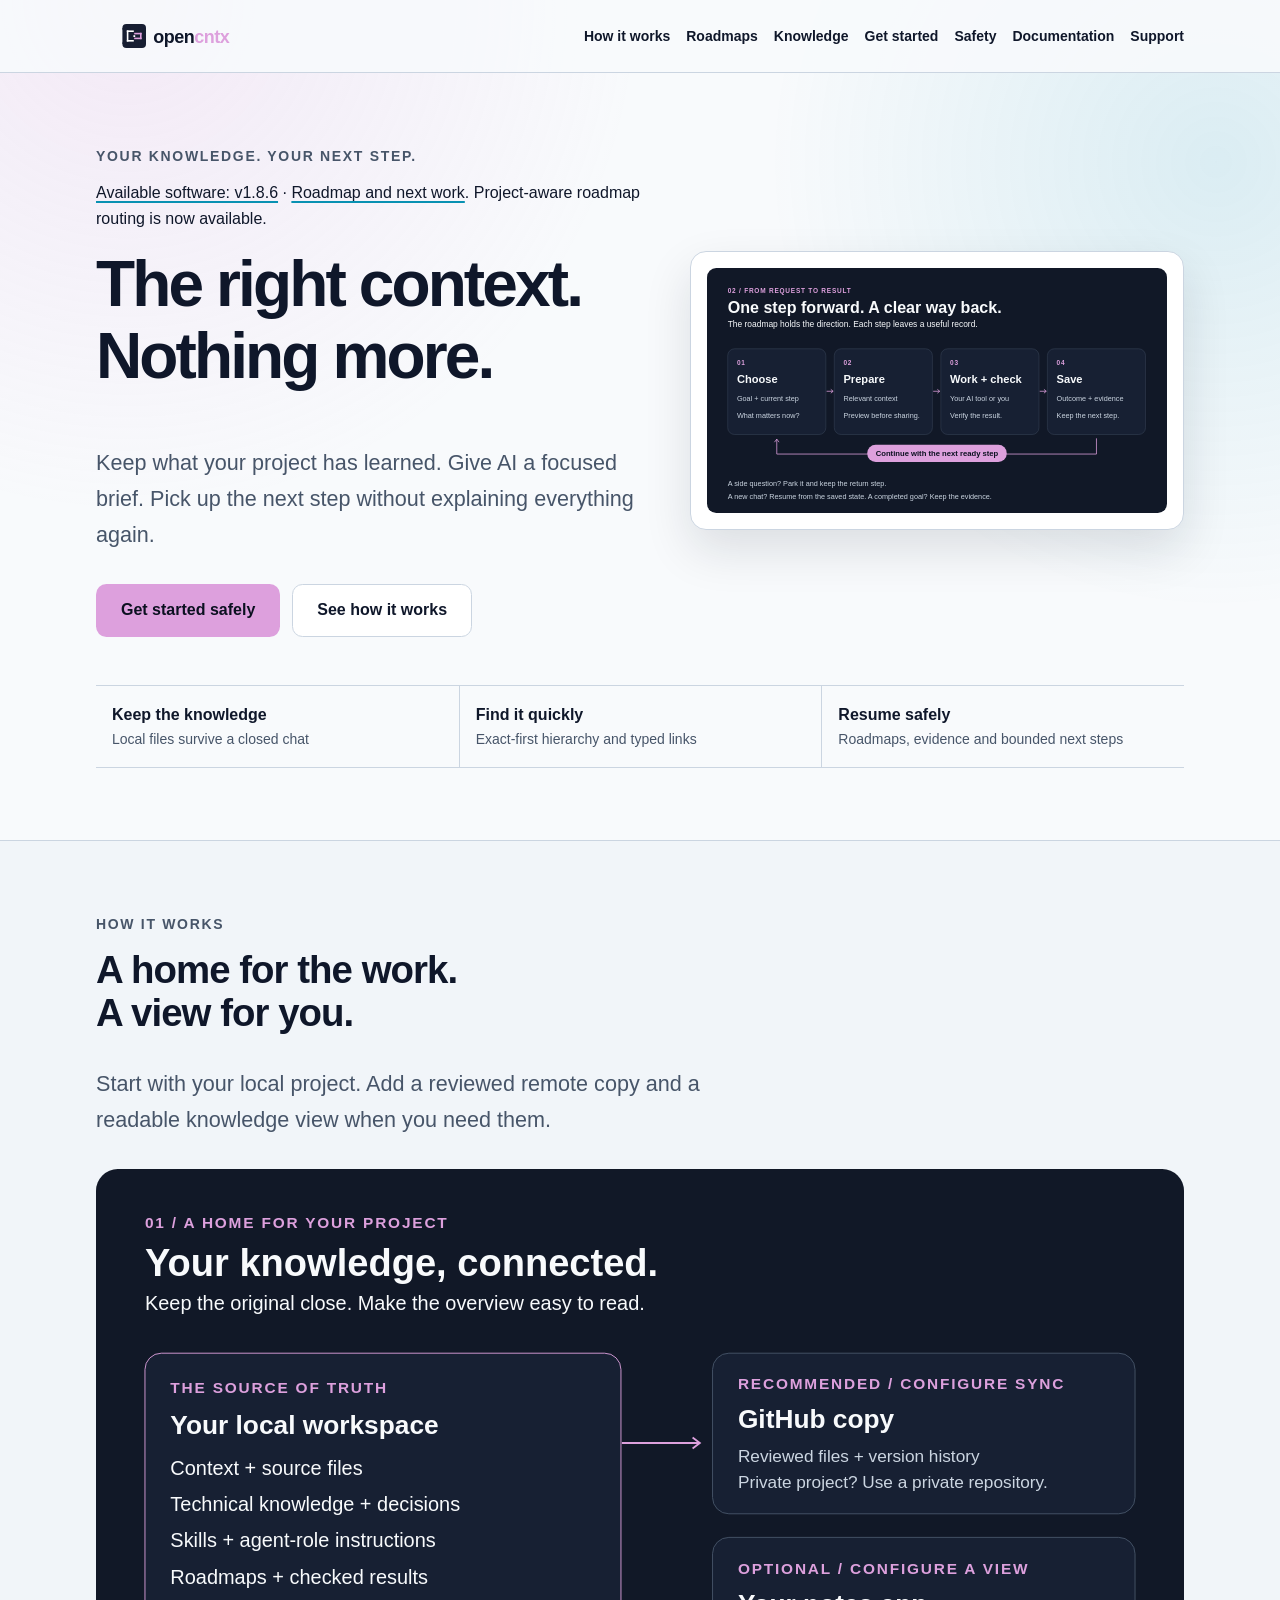
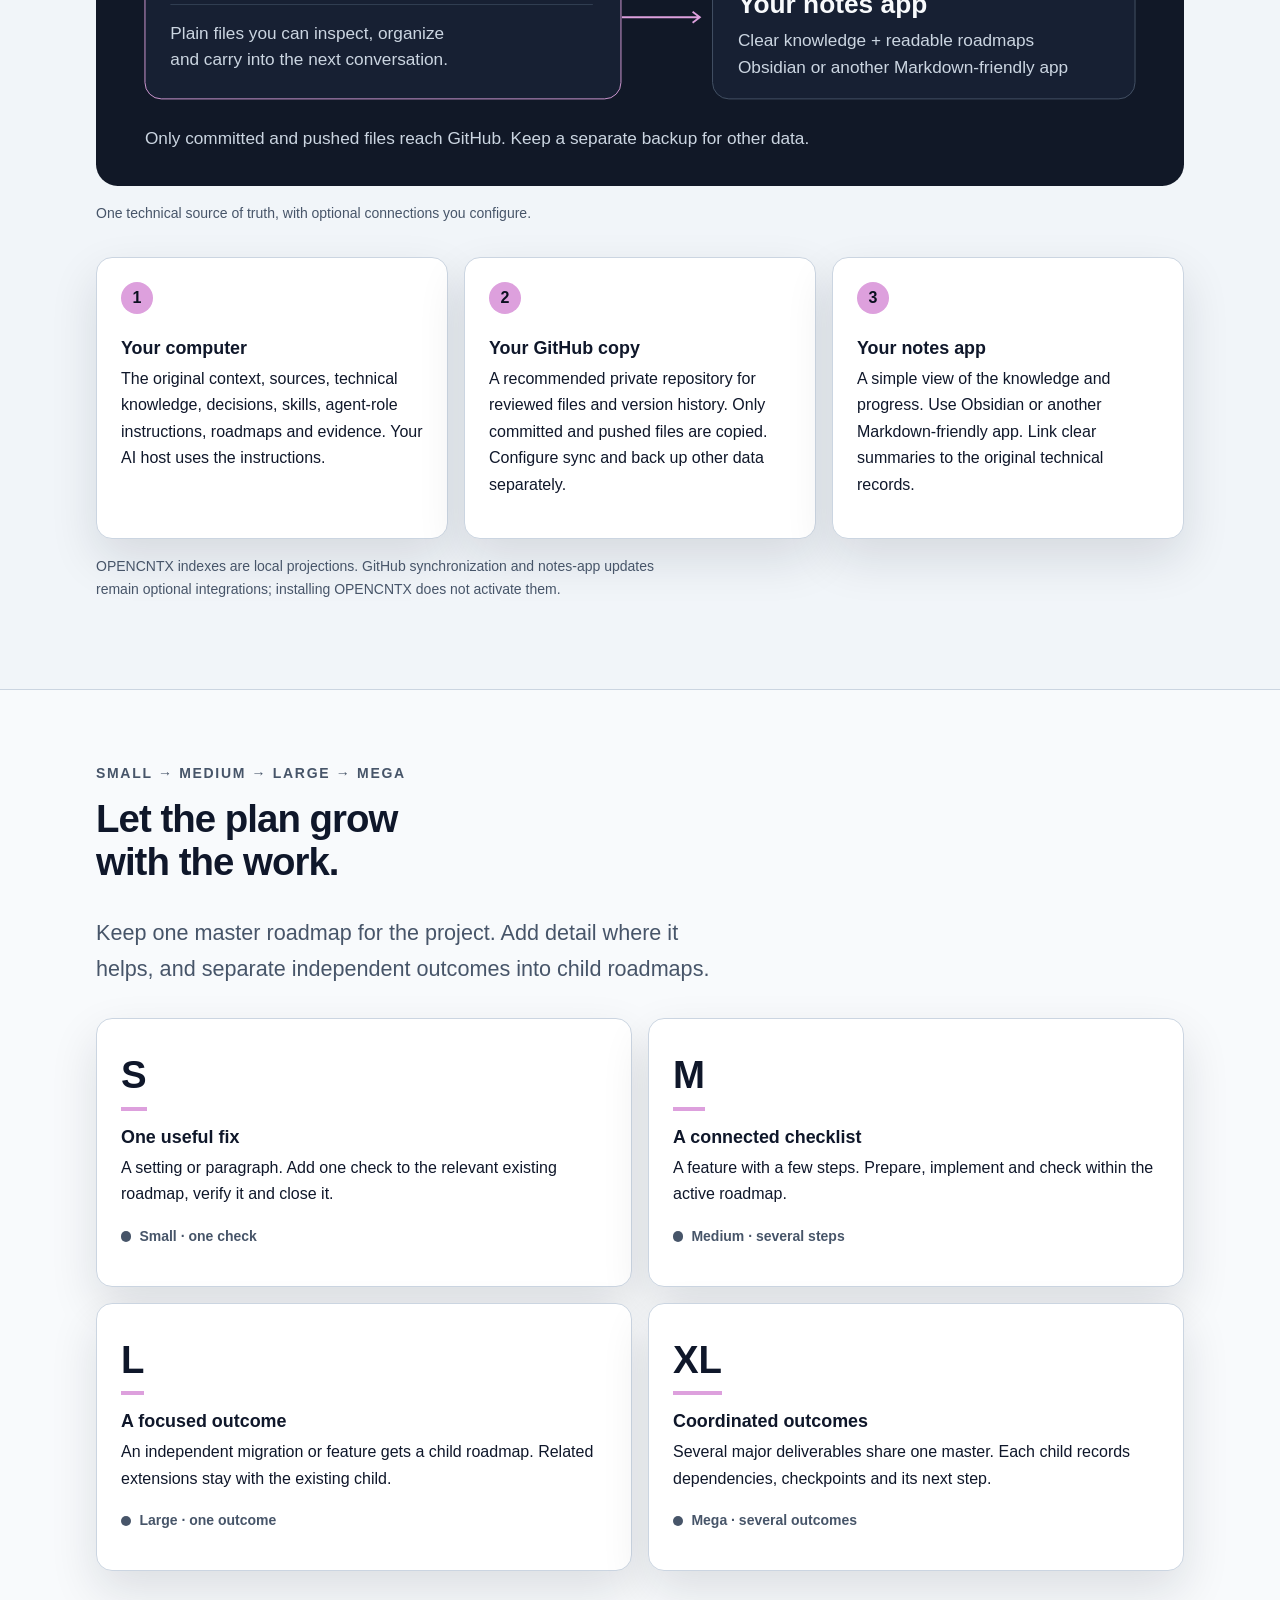
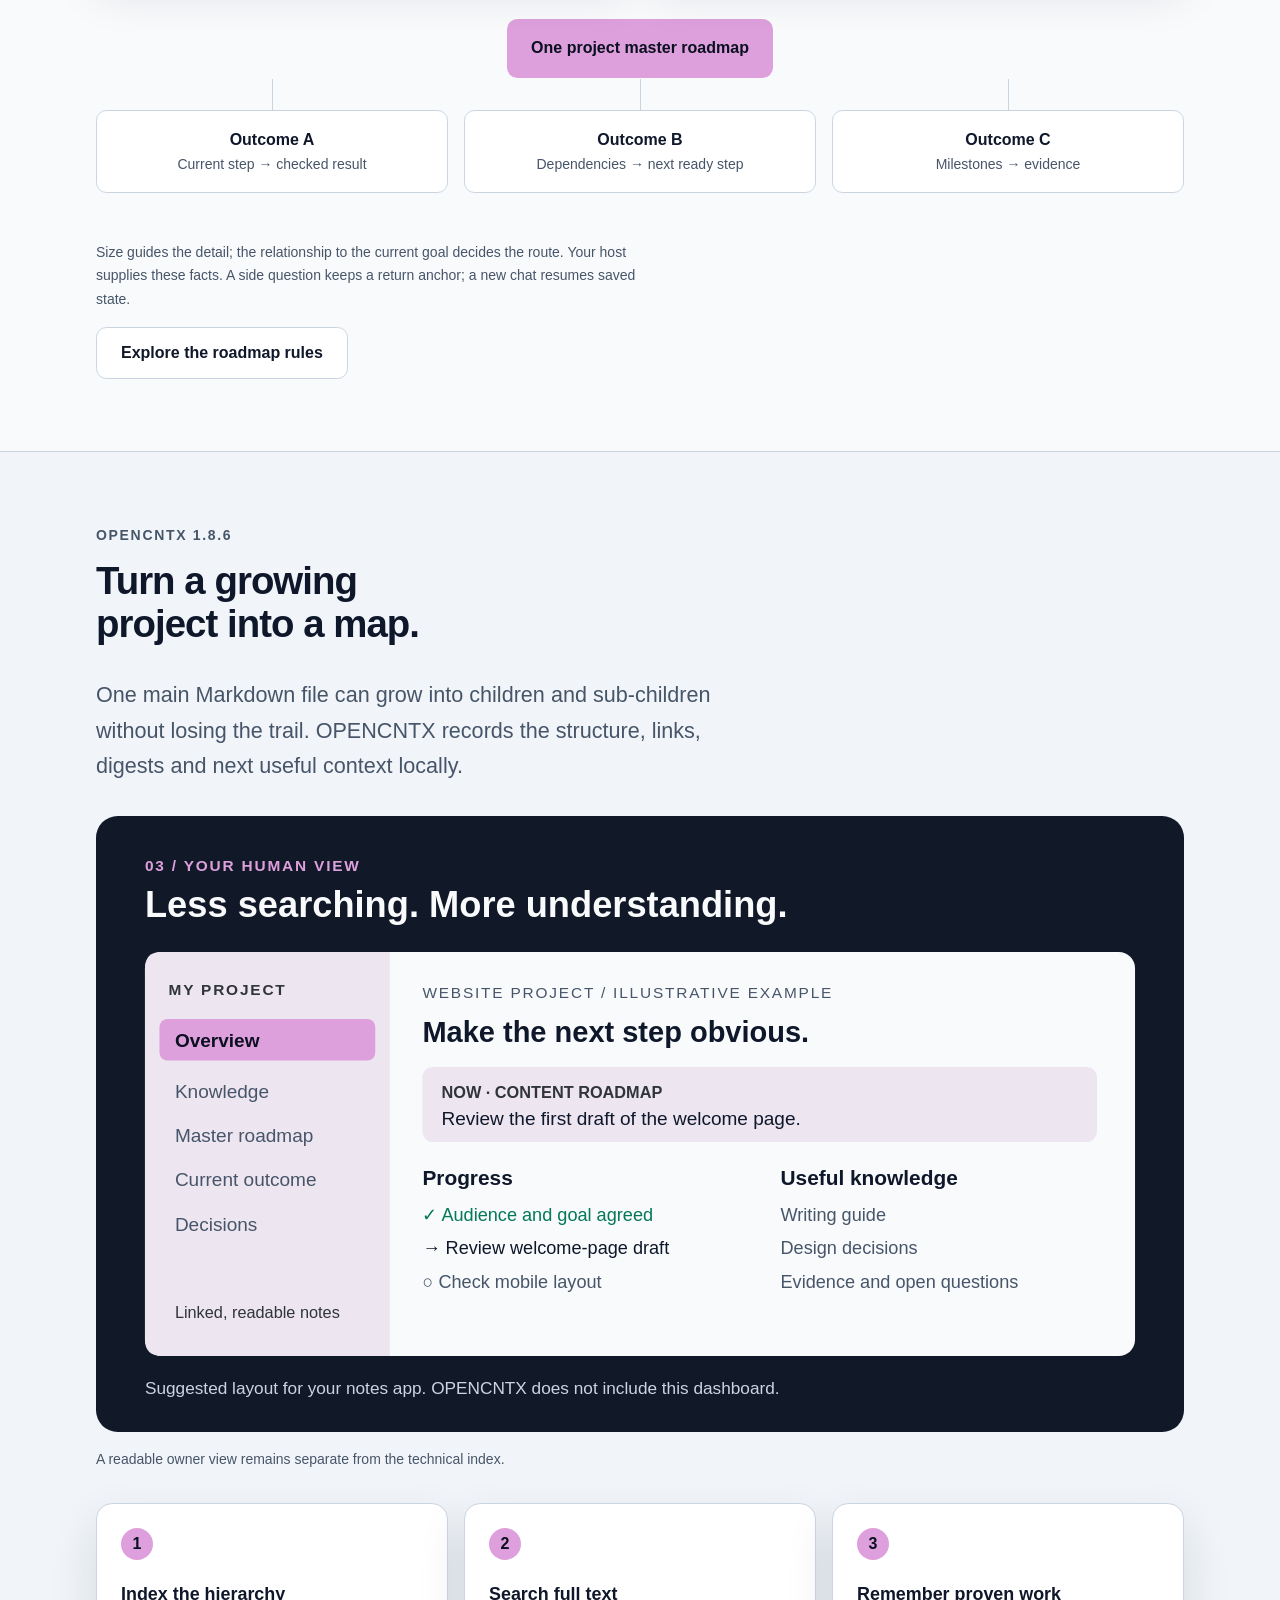
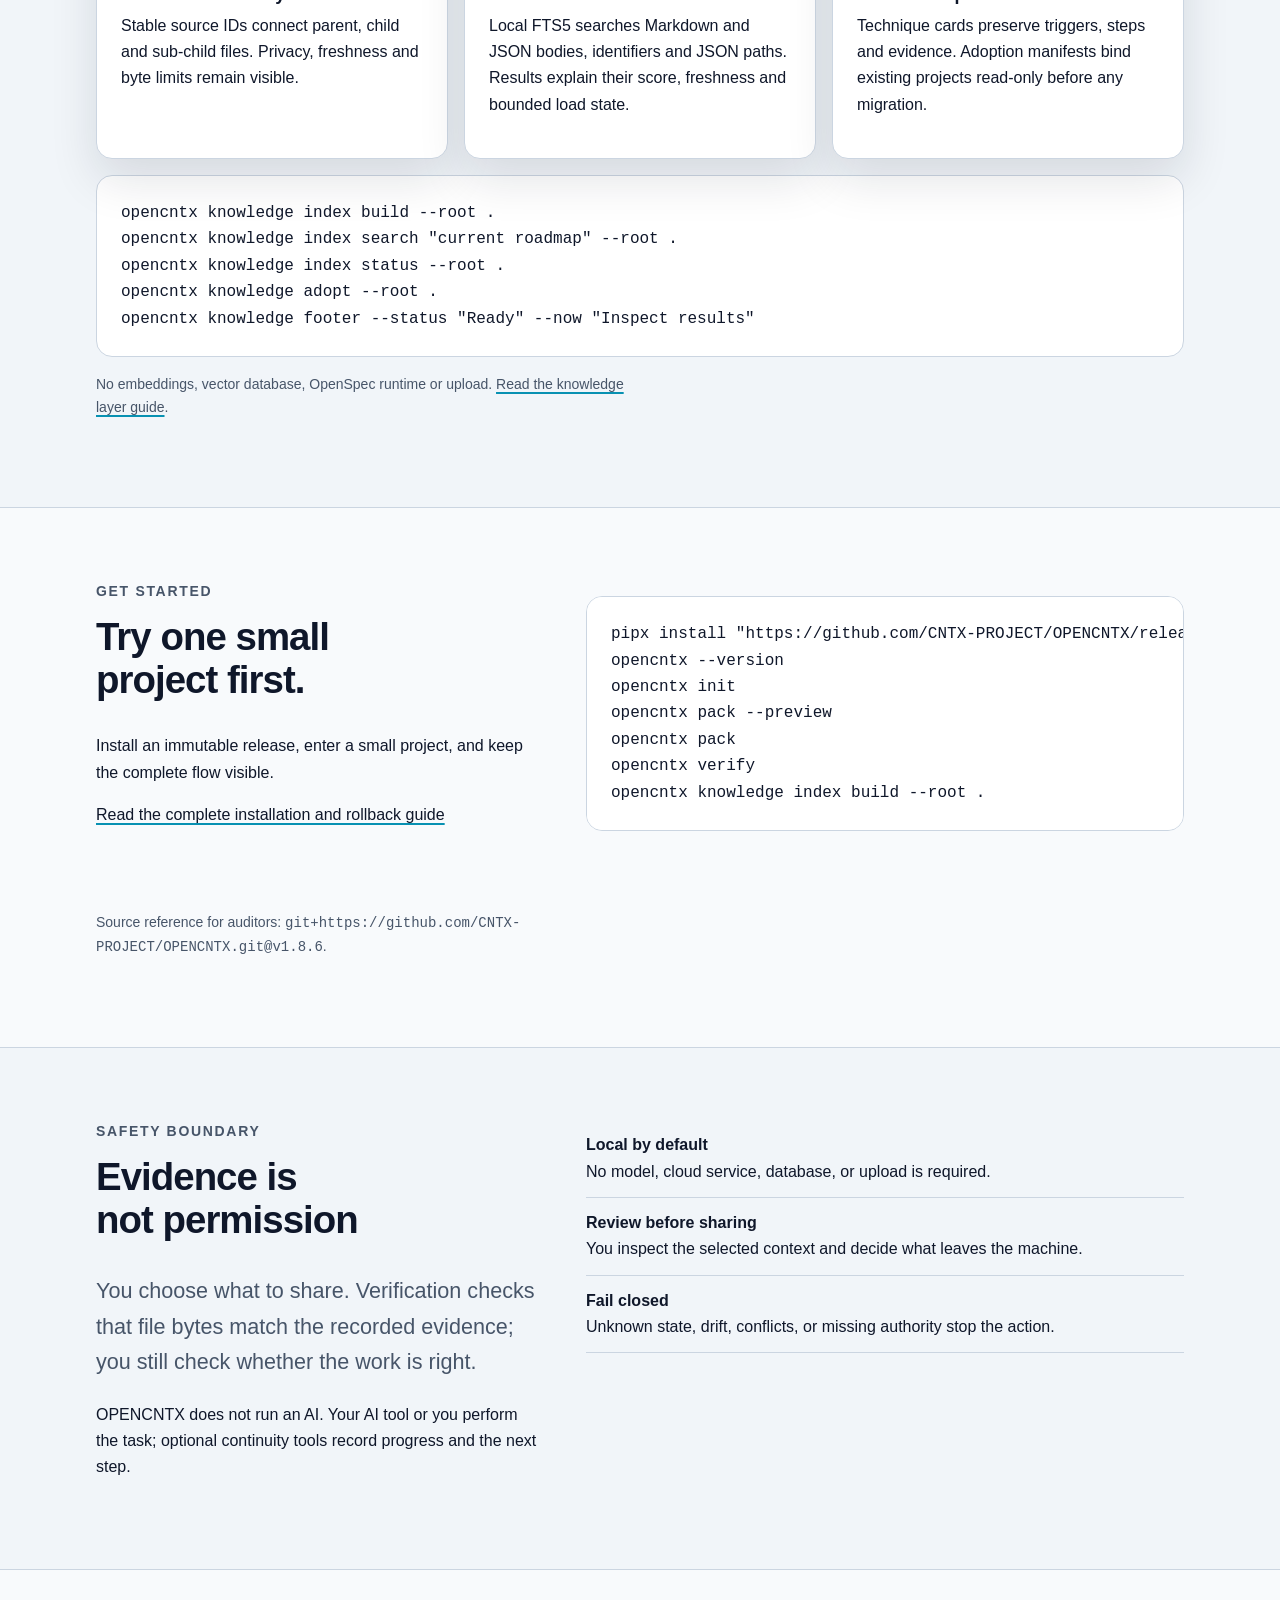
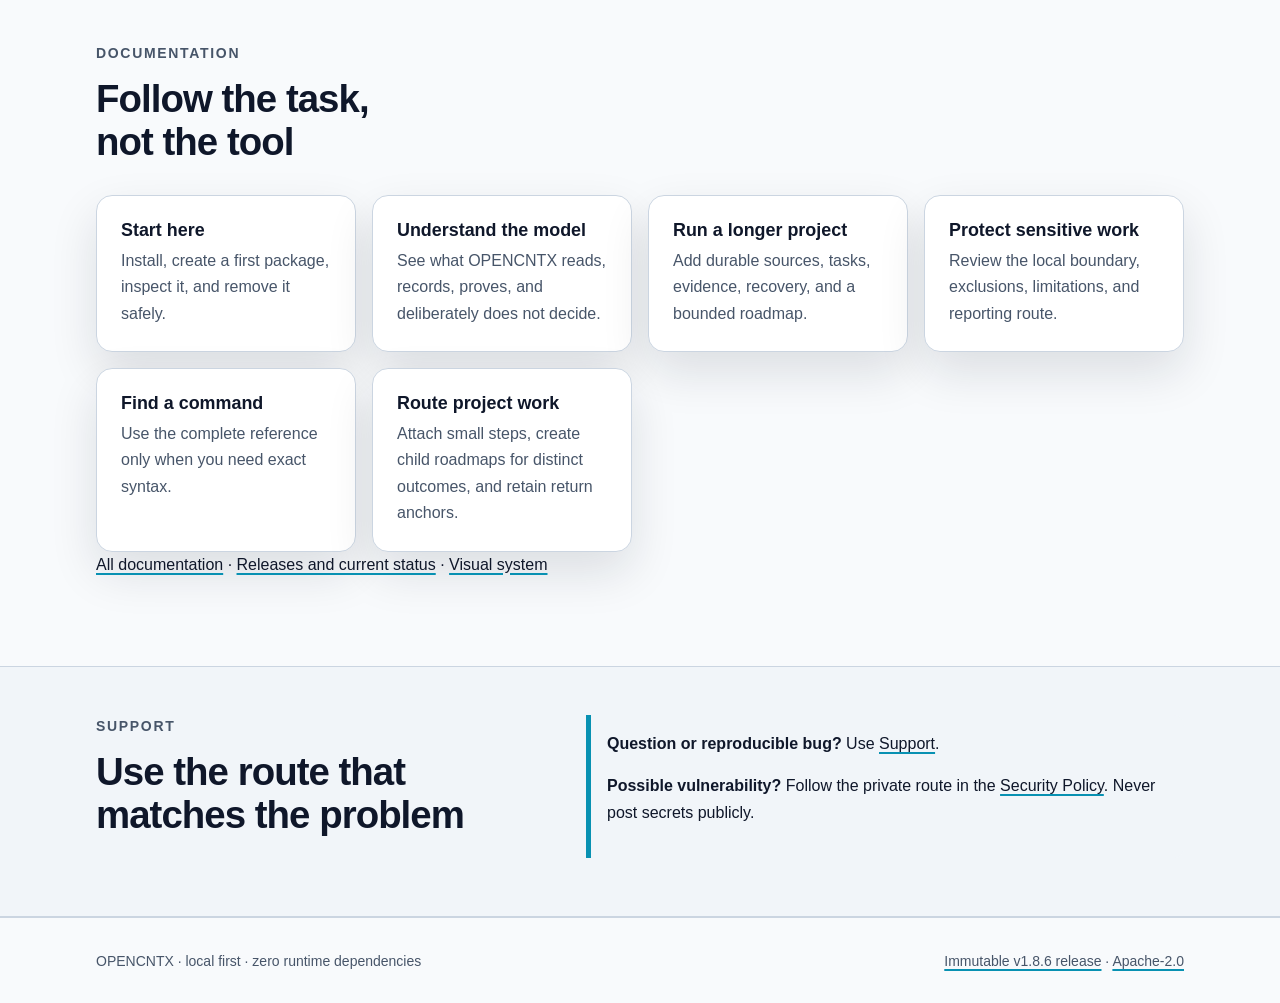
<file: site/index.html>
<!doctype html>
<html lang="en">
  <head>
    <meta charset="utf-8">
    <meta name="viewport" content="width=device-width, initial-scale=1">
    <meta name="color-scheme" content="light dark">
    <meta name="description" content="Keep project knowledge in local files, give AI the context it needs, and follow work from a small task to a multi-roadmap project.">
    <title>OPENCNTX · The right context, nothing more</title>
    <link rel="stylesheet" href="assets/opencntx.css">
  </head>
  <body>
    <a class="skip-link" href="#main">Skip to main content</a>
    <header class="topbar">
      <div class="shell topbar__inner">
        <a class="brand-link" href="index.html" aria-label="OPENCNTX home" aria-current="page">
          <picture>
            <source media="(prefers-color-scheme: dark)" srcset="../assets/brand/opencntx-wordmark-dark.svg">
            <img src="../assets/brand/opencntx-wordmark-light.svg" alt="OPENCNTX" width="800" height="160">
          </picture>
        </a>
        <nav aria-label="Primary navigation">
          <ul class="nav-list">
            <li><a href="#how">How it works</a></li>
            <li><a href="#roadmaps">Roadmaps</a></li>
            <li><a href="#knowledge">Knowledge</a></li>
            <li><a href="#start">Get started</a></li>
            <li><a href="#safety">Safety</a></li>
            <li><a href="#guides">Documentation</a></li>
            <li><a href="#support">Support</a></li>
          </ul>
        </nav>
      </div>
    </header>

    <main id="main">
      <section class="hero">
        <div class="shell">
          <div class="hero__layout">
            <div>
              <p class="eyebrow">Your knowledge. Your next step.</p>
              <p><a href="../docs/releases.md">Available software: v1.8.6</a>
                · <a href="../docs/roadmap.md">Roadmap and next work</a>.
                Project-aware roadmap routing is now available.</p>
              <h1>The right context. Nothing more.</h1>
              <p class="lede">Keep what your project has learned. Give AI a focused brief. Pick up the next step without explaining everything again.</p>
              <div class="actions">
                <a class="button button--primary" href="#start">Get started safely</a>
                <a class="button button--secondary" href="#how">See how it works</a>
              </div>
            </div>
            <picture class="hero__visual">
              <img src="../assets/docs/task-journey.svg" alt="Choose a task, prepare context, work and check, save the outcome, then continue with the next ready step" width="1200" height="640">
            </picture>
          </div>
          <div class="proof-strip" aria-label="Product properties">
            <div class="proof-strip__item"><strong>Keep the knowledge</strong><span>Local files survive a closed chat</span></div>
            <div class="proof-strip__item"><strong>Find it quickly</strong><span>Exact-first hierarchy and typed links</span></div>
            <div class="proof-strip__item"><strong>Resume safely</strong><span>Roadmaps, evidence and bounded next steps</span></div>
          </div>
        </div>
      </section>

      <section class="section section--soft" id="how">
        <div class="shell">
          <p class="eyebrow">How it works</p>
          <h2>A home for the work. A view for you.</h2>
          <p class="lede">Start with your local project. Add a reviewed remote copy and a readable knowledge view when you need them.</p>
          <figure class="explainer">
            <img src="../assets/docs/knowledge-ecosystem.svg" width="1200" height="680" alt="The local workspace is canonical; GitHub is a recommended remote copy; a notes app is an optional human view">
            <figcaption>One technical source of truth, with optional connections you configure.</figcaption>
          </figure>
          <div class="grid grid--three">
            <article class="panel"><span class="panel__number" aria-hidden="true">1</span><h3>Your computer</h3><p>The original context, sources, technical knowledge, decisions, skills, agent-role instructions, roadmaps and evidence. Your AI host uses the instructions.</p></article>
            <article class="panel"><span class="panel__number" aria-hidden="true">2</span><h3>Your GitHub copy</h3><p>A recommended private repository for reviewed files and version history. Only committed and pushed files are copied. Configure sync and back up other data separately.</p></article>
            <article class="panel"><span class="panel__number" aria-hidden="true">3</span><h3>Your notes app</h3><p>A simple view of the knowledge and progress. Use Obsidian or another Markdown-friendly app. Link clear summaries to the original technical records.</p></article>
          </div>
          <p class="section-note">OPENCNTX indexes are local projections. GitHub synchronization and notes-app updates remain optional integrations; installing OPENCNTX does not activate them.</p>
        </div>
      </section>

      <section class="section" id="roadmaps">
        <div class="shell">
          <p class="eyebrow">Small → medium → large → mega</p>
          <h2>Let the plan grow with the work.</h2>
          <p class="lede">Keep one master roadmap for the project. Add detail where it helps, and separate independent outcomes into child roadmaps.</p>
          <div class="size-grid">
            <article class="panel"><span class="size-mark">S</span><h3>One useful fix</h3><p>A setting or paragraph. Add one check to the relevant existing roadmap, verify it and close it.</p><p class="status">Small · one check</p></article>
            <article class="panel"><span class="size-mark">M</span><h3>A connected checklist</h3><p>A feature with a few steps. Prepare, implement and check within the active roadmap.</p><p class="status">Medium · several steps</p></article>
            <article class="panel"><span class="size-mark">L</span><h3>A focused outcome</h3><p>An independent migration or feature gets a child roadmap. Related extensions stay with the existing child.</p><p class="status">Large · one outcome</p></article>
            <article class="panel"><span class="size-mark">XL</span><h3>Coordinated outcomes</h3><p>Several major deliverables share one master. Each child records dependencies, checkpoints and its next step.</p><p class="status">Mega · several outcomes</p></article>
          </div>
          <div class="roadmap-tree" aria-label="One master roadmap connects three child outcomes, each with steps and evidence">
            <div class="roadmap-master">One project master roadmap</div>
            <div class="roadmap-branches">
              <div><strong>Outcome A</strong><span>Current step → checked result</span></div>
              <div><strong>Outcome B</strong><span>Dependencies → next ready step</span></div>
              <div><strong>Outcome C</strong><span>Milestones → evidence</span></div>
            </div>
          </div>
          <p class="section-note">Size guides the detail; the relationship to the current goal decides the route. Your host supplies these facts. A side question keeps a return anchor; a new chat resumes saved state.</p>
          <a class="button button--secondary" href="../docs/project-roadmaps.md">Explore the roadmap rules</a>
        </div>
      </section>

      <section class="section section--soft" id="knowledge">
        <div class="shell">
          <p class="eyebrow">OPENCNTX 1.8.6</p>
          <h2>Turn a growing project into a map.</h2>
          <p class="lede">One main Markdown file can grow into children and sub-children without losing the trail. OPENCNTX records the structure, links, digests and next useful context locally.</p>
          <figure class="explainer">
            <img src="../assets/docs/owner-knowledge.svg" width="1200" height="680" loading="lazy" alt="Illustrative notes-app overview with knowledge links, the current task and a readable roadmap; not a built-in OPENCNTX dashboard">
            <figcaption>A readable owner view remains separate from the technical index.</figcaption>
          </figure>
          <div class="grid grid--three">
            <article class="panel"><span class="panel__number" aria-hidden="true">1</span><h3>Index the hierarchy</h3><p>Stable source IDs connect parent, child and sub-child files. Privacy, freshness and byte limits remain visible.</p></article>
            <article class="panel"><span class="panel__number" aria-hidden="true">2</span><h3>Search full text</h3><p>Local FTS5 searches Markdown and JSON bodies, identifiers and JSON paths. Results explain their score, freshness and bounded load state.</p></article>
            <article class="panel"><span class="panel__number" aria-hidden="true">3</span><h3>Remember proven work</h3><p>Technique cards preserve triggers, steps and evidence. Adoption manifests bind existing projects read-only before any migration.</p></article>
          </div>
          <pre class="code-block" aria-label="OPENCNTX 1.8.6 knowledge commands"><code>opencntx knowledge index build --root .
opencntx knowledge index search "current roadmap" --root .
opencntx knowledge index status --root .
opencntx knowledge adopt --root .
opencntx knowledge footer --status "Ready" --now "Inspect results"</code></pre>
          <p class="section-note">No embeddings, vector database, OpenSpec runtime or upload. <a href="../docs/knowledge-layer.md">Read the knowledge layer guide</a>.</p>
        </div>
      </section>

      <section class="section" id="start">
        <div class="shell split">
          <div>
            <p class="eyebrow">Get started</p>
            <h2>Try one small project first.</h2>
            <p>Install an immutable release, enter a small project, and keep the complete flow visible.</p>
            <p><a href="../docs/start-here.md">Read the complete installation and rollback guide</a></p>
          </div>
          <pre class="code-block" aria-label="OPENCNTX first-run commands"><code>pipx install "https://github.com/CNTX-PROJECT/OPENCNTX/releases/download/v1.8.6/opencntx-1.8.6-py3-none-any.whl"
opencntx --version
opencntx init
opencntx pack --preview
opencntx pack
opencntx verify
opencntx knowledge index build --root .</code></pre>
          <p class="section-note">Source reference for auditors: <code>git+https://github.com/CNTX-PROJECT/OPENCNTX.git@v1.8.6</code>.</p>
        </div>
      </section>

      <section class="section section--soft" id="safety">
        <div class="shell split">
          <div>
            <p class="eyebrow">Safety boundary</p>
            <h2>Evidence is not permission</h2>
            <p class="lede">You choose what to share. Verification checks that file bytes match the recorded evidence; you still check whether the work is right.</p>
            <p>OPENCNTX does not run an AI. Your AI tool or you perform the task; optional continuity tools record progress and the next step.</p>
          </div>
          <ul class="plain-list">
            <li><strong>Local by default</strong>No model, cloud service, database, or upload is required.</li>
            <li><strong>Review before sharing</strong>You inspect the selected context and decide what leaves the machine.</li>
            <li><strong>Fail closed</strong>Unknown state, drift, conflicts, or missing authority stop the action.</li>
          </ul>
        </div>
      </section>

      <section class="section" id="guides">
        <div class="shell">
          <p class="eyebrow">Documentation</p>
          <h2>Follow the task, not the tool</h2>
          <div class="grid grid--three">
            <a class="panel link-card" href="../docs/start-here.md"><h3>Start here</h3><p>Install, create a first package, inspect it, and remove it safely.</p></a>
            <a class="panel link-card" href="../docs/how-it-works.md"><h3>Understand the model</h3><p>See what OPENCNTX reads, records, proves, and deliberately does not decide.</p></a>
            <a class="panel link-card" href="../docs/workspace.md"><h3>Run a longer project</h3><p>Add durable sources, tasks, evidence, recovery, and a bounded roadmap.</p></a>
            <a class="panel link-card" href="../docs/security.md"><h3>Protect sensitive work</h3><p>Review the local boundary, exclusions, limitations, and reporting route.</p></a>
            <a class="panel link-card" href="../docs/commands.md"><h3>Find a command</h3><p>Use the complete reference only when you need exact syntax.</p></a>
            <a class="panel link-card" href="../docs/project-roadmaps.md"><h3>Route project work</h3><p>Attach small steps, create child roadmaps for distinct outcomes, and retain return anchors.</p></a>
          </div>
          <p><a href="../docs/README.md">All documentation</a> · <a href="../docs/releases.md">Releases and current status</a> · <a href="components.html">Visual system</a></p>
        </div>
      </section>

      <section class="section section--compact section--soft" id="support">
        <div class="shell split">
          <div>
            <p class="eyebrow">Support</p>
            <h2>Use the route that matches the problem</h2>
          </div>
          <div class="notice" role="note">
            <p><strong>Question or reproducible bug?</strong> Use <a href="../SUPPORT.md">Support</a>.</p>
            <p><strong>Possible vulnerability?</strong> Follow the private route in the <a href="../SECURITY.md">Security Policy</a>. Never post secrets publicly.</p>
          </div>
        </div>
      </section>
    </main>

    <footer class="footer">
      <div class="shell footer__inner">
        <span>OPENCNTX · local first · zero runtime dependencies</span>
        <span><a href="https://github.com/CNTX-PROJECT/OPENCNTX/releases/tag/v1.8.6">Immutable v1.8.6 release</a> · <a href="../LICENSE">Apache-2.0</a></span>
      </div>
    </footer>
  </body>
</html>
</file>
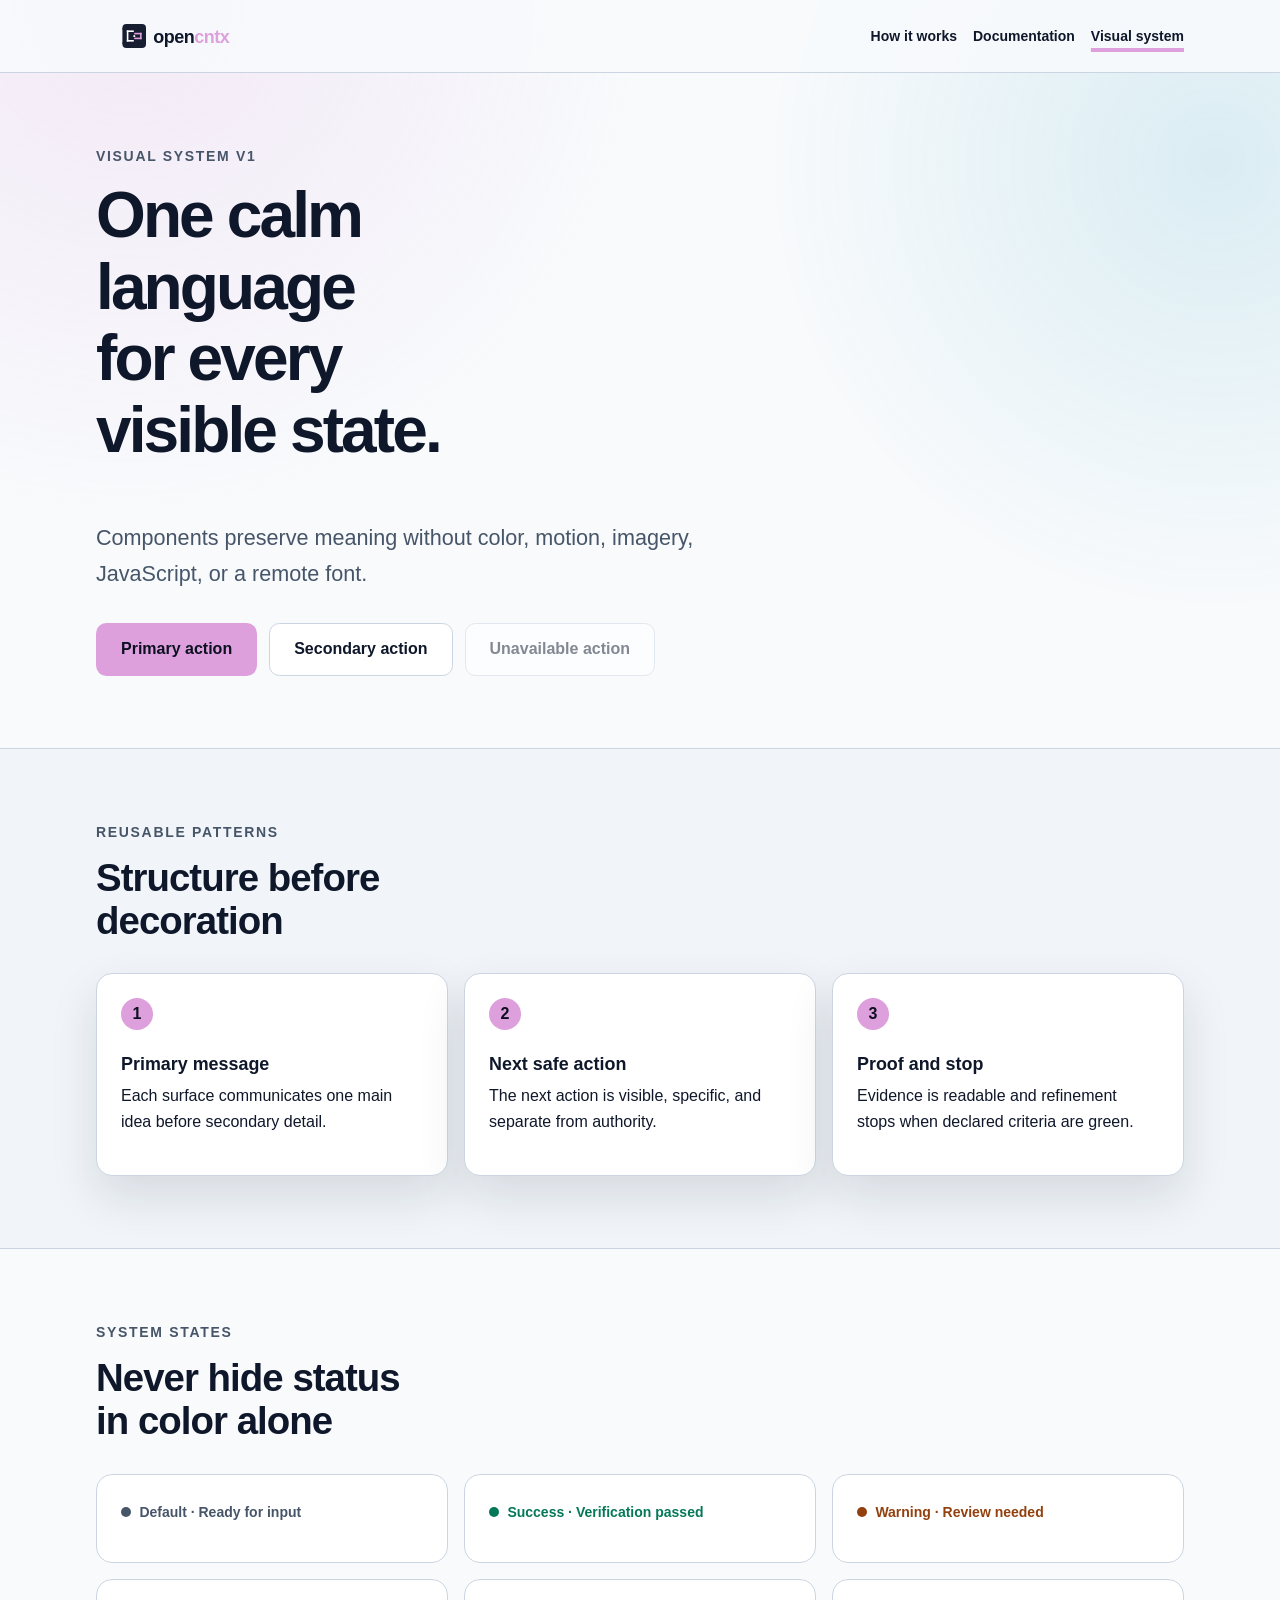
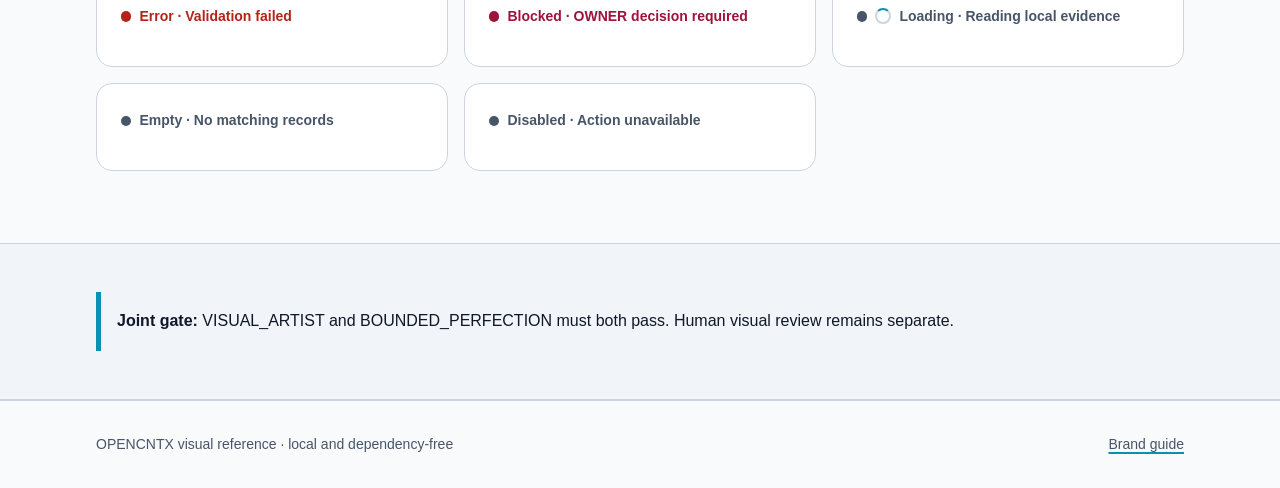
<file: site/components.html>
<!doctype html>
<html lang="en">
  <head>
    <meta charset="utf-8">
    <meta name="viewport" content="width=device-width, initial-scale=1">
    <meta name="color-scheme" content="light dark">
    <meta name="description" content="Accessible OPENCNTX component and state reference.">
    <title>Visual system · OPENCNTX</title>
    <link rel="stylesheet" href="assets/opencntx.css">
  </head>
  <body>
    <a class="skip-link" href="#main">Skip to main content</a>
    <header class="topbar">
      <div class="shell topbar__inner">
        <a class="brand-link" href="index.html" aria-label="OPENCNTX home">
          <picture>
            <source media="(prefers-color-scheme: dark)" srcset="../assets/brand/opencntx-wordmark-dark.svg">
            <img src="../assets/brand/opencntx-wordmark-light.svg" alt="OPENCNTX" width="800" height="160">
          </picture>
        </a>
        <nav aria-label="Primary navigation">
          <ul class="nav-list">
            <li><a href="index.html#how">How it works</a></li>
            <li><a href="../docs/README.md">Documentation</a></li>
            <li><a href="components.html" aria-current="page">Visual system</a></li>
          </ul>
        </nav>
      </div>
    </header>

    <main id="main">
      <section class="section">
        <div class="shell">
          <p class="eyebrow">Visual system v1</p>
          <h1>One calm language for every visible state.</h1>
          <p class="lede">Components preserve meaning without color, motion, imagery, JavaScript, or a remote font.</p>
          <div class="actions" aria-label="Button examples">
            <a class="button button--primary" href="#states">Primary action</a>
            <a class="button button--secondary" href="#patterns">Secondary action</a>
            <button class="button button--secondary" type="button" disabled>Unavailable action</button>
          </div>
        </div>
      </section>

      <section class="section section--soft" id="patterns">
        <div class="shell">
          <p class="eyebrow">Reusable patterns</p>
          <h2>Structure before decoration</h2>
          <div class="grid grid--three">
            <article class="panel">
              <span class="panel__number" aria-hidden="true">1</span>
              <h3>Primary message</h3>
              <p>Each surface communicates one main idea before secondary detail.</p>
            </article>
            <article class="panel">
              <span class="panel__number" aria-hidden="true">2</span>
              <h3>Next safe action</h3>
              <p>The next action is visible, specific, and separate from authority.</p>
            </article>
            <article class="panel">
              <span class="panel__number" aria-hidden="true">3</span>
              <h3>Proof and stop</h3>
              <p>Evidence is readable and refinement stops when declared criteria are green.</p>
            </article>
          </div>
        </div>
      </section>

      <section class="section" id="states">
        <div class="shell">
          <p class="eyebrow">System states</p>
          <h2>Never hide status in color alone</h2>
          <div class="state-grid">
            <article class="panel panel--quiet"><p class="status">Default · Ready for input</p></article>
            <article class="panel panel--quiet"><p class="status" data-kind="success">Success · Verification passed</p></article>
            <article class="panel panel--quiet"><p class="status" data-kind="warning">Warning · Review needed</p></article>
            <article class="panel panel--quiet"><p class="status" data-kind="error">Error · Validation failed</p></article>
            <article class="panel panel--quiet"><p class="status" data-kind="blocked">Blocked · OWNER decision required</p></article>
            <article class="panel panel--quiet" aria-live="polite">
              <p class="status"><span class="loading-mark" aria-hidden="true"></span>Loading · Reading local evidence</p>
            </article>
            <article class="panel panel--quiet"><p class="status">Empty · No matching records</p></article>
            <article class="panel panel--quiet"><p class="status">Disabled · Action unavailable</p></article>
          </div>
        </div>
      </section>

      <section class="section section--compact section--soft">
        <div class="shell">
          <div class="notice" role="note">
            <strong>Joint gate:</strong> VISUAL_ARTIST and BOUNDED_PERFECTION must both pass. Human visual review remains separate.
          </div>
        </div>
      </section>
    </main>

    <footer class="footer">
      <div class="shell footer__inner">
        <span>OPENCNTX visual reference · local and dependency-free</span>
        <a href="../docs/brand.md">Brand guide</a>
      </div>
    </footer>
  </body>
</html>
</file>
<file: site/assets/opencntx.css>
@import url("../../assets/design-system/tokens-v1.css");

*,
*::before,
*::after {
  box-sizing: border-box;
}

html {
  scroll-behavior: smooth;
}

body {
  margin: 0;
  background: var(--oc-canvas);
  color: var(--oc-text);
  font-family: var(--oc-font-sans);
  font-size: var(--oc-type-body);
  line-height: var(--oc-line-body);
  text-rendering: optimizeLegibility;
}

body::before {
  position: fixed;
  z-index: -1;
  inset: 0;
  background:
    radial-gradient(circle at 10% 0%, color-mix(in srgb, var(--oc-brand) 18%, transparent), transparent 32rem),
    radial-gradient(circle at 95% 18%, color-mix(in srgb, var(--oc-accent) 12%, transparent), transparent 28rem);
  content: "";
  pointer-events: none;
}

a {
  color: inherit;
  text-decoration-color: var(--oc-accent);
  text-decoration-thickness: 0.12em;
  text-underline-offset: 0.2em;
}

a:hover {
  text-decoration-thickness: 0.2em;
}

a:focus-visible,
button:focus-visible {
  border-radius: var(--oc-radius-control);
  outline: 0.2rem solid var(--oc-focus);
  outline-offset: 0.25rem;
}

img,
svg {
  display: block;
  max-width: 100%;
}

h1,
h2,
h3,
p {
  margin-block-start: 0;
}

h1,
h2,
h3 {
  line-height: var(--oc-line-heading);
  text-wrap: balance;
}

h1 {
  max-width: 14ch;
  font-size: var(--oc-type-h1);
  letter-spacing: -0.045em;
}

h2 {
  max-width: 22ch;
  font-size: var(--oc-type-h2);
  letter-spacing: -0.025em;
}

h3 {
  margin-block-end: var(--oc-space-2);
  font-size: 1.12rem;
}

p,
li {
  max-width: 72ch;
}

code,
pre {
  font-family: var(--oc-font-mono);
}

.skip-link {
  position: fixed;
  z-index: 10;
  top: var(--oc-space-3);
  left: var(--oc-space-3);
  padding: var(--oc-space-2) var(--oc-space-4);
  transform: translateY(-180%);
  border: 0.12rem solid var(--oc-text);
  background: var(--oc-surface);
  font-weight: 700;
}

.skip-link:focus {
  transform: translateY(0);
}

.shell {
  width: min(calc(100% - 2rem), var(--oc-content-measure));
  margin-inline: auto;
}

.topbar {
  position: relative;
  border-bottom: 0.0625rem solid var(--oc-border);
  background: color-mix(in srgb, var(--oc-canvas) 90%, transparent);
}

.topbar__inner {
  display: flex;
  min-height: 4.5rem;
  align-items: center;
  justify-content: space-between;
  gap: var(--oc-space-4);
}

.topbar nav, .split > *, .hero__layout > * {
  min-width: 0;
  max-width: 100%;
}

.brand-link {
  display: inline-flex;
  align-items: center;
  text-decoration: none;
}

.brand-link img {
  width: 10rem;
}

.nav-list {
  display: flex;
  margin: 0;
  align-items: center;
  gap: var(--oc-space-4);
  list-style: none;
}

.nav-list a {
  font-size: var(--oc-type-small);
  font-weight: 700;
  text-decoration: none;
}

.nav-list a[aria-current="page"] {
  text-decoration: underline;
  text-decoration-color: var(--oc-brand);
  text-decoration-thickness: 0.22rem;
  text-underline-offset: 0.45rem;
}

.section {
  padding-block: var(--oc-space-8);
}

.section--compact {
  padding-block: var(--oc-space-7);
}

.section--soft {
  border-block: 0.0625rem solid var(--oc-border);
  background: var(--oc-surface-soft);
}

.hero {
  padding-block: var(--oc-space-8);
}

.hero__layout {
  display: grid;
  align-items: center;
  gap: var(--oc-space-7);
  grid-template-columns: minmax(0, 1.05fr) minmax(18rem, 0.95fr);
}

.hero__visual {
  padding: var(--oc-space-4);
  border: 0.0625rem solid var(--oc-border);
  border-radius: var(--oc-radius-panel);
  background: var(--oc-surface);
  box-shadow: var(--oc-shadow-panel);
}

.hero__visual img {
  width: 100%;
  height: auto;
}

.brand-link img {
  height: auto;
}

.explainer {
  margin: var(--oc-space-6) 0;
}

.explainer img {
  width: 100%;
  height: auto;
  border-radius: var(--oc-radius-panel);
}

figcaption, .section-note {
  margin-block: var(--oc-space-4);
  color: var(--oc-text-muted);
  font-size: var(--oc-type-small);
}

.size-grid {
  display: grid;
  grid-template-columns: repeat(2, minmax(0, 1fr));
  gap: var(--oc-space-4);
  margin-block: var(--oc-space-6);
}

.size-mark {
  display: block;
  color: var(--oc-text);
  font-size: var(--oc-type-h2);
  font-weight: 800;
  margin-block-end: var(--oc-space-4);
  border-bottom: var(--oc-space-1) solid var(--oc-brand);
  width: fit-content;
}

.roadmap-tree {
  margin-block: var(--oc-space-7);
  text-align: center;
}

.roadmap-master {
  width: fit-content;
  margin-inline: auto;
  padding: var(--oc-space-4) var(--oc-space-5);
  border-radius: var(--oc-radius-control);
  background: var(--oc-brand);
  color: var(--oc-brand-ink);
  font-weight: 800;
}

.roadmap-branches {
  display: grid;
  grid-template-columns: repeat(3, minmax(0, 1fr));
  gap: var(--oc-space-4);
  padding-block-start: var(--oc-space-6);
}

.roadmap-branches > div {
  position: relative;
  padding: var(--oc-space-4);
  border: 1px solid var(--oc-border);
  border-radius: var(--oc-radius-control);
  background: var(--oc-surface);
}

.roadmap-branches > div::before {
  content: "";
  position: absolute;
  bottom: 100%;
  left: 50%;
  height: var(--oc-space-6);
  border-left: 1px solid var(--oc-border);
}

.roadmap-branches strong, .roadmap-branches span {
  display: block;
}

.roadmap-branches span {
  color: var(--oc-text-muted);
  font-size: var(--oc-type-small);
}

@media (max-width: 44rem) {
  .size-grid, .roadmap-branches {
    grid-template-columns: 1fr;
  }
}

.proof-strip {
  display: grid;
  margin-block-start: var(--oc-space-7);
  border-block: 0.0625rem solid var(--oc-border);
  grid-template-columns: repeat(3, 1fr);
}

.proof-strip__item {
  padding: var(--oc-space-4);
}

.proof-strip__item + .proof-strip__item {
  border-inline-start: 0.0625rem solid var(--oc-border);
}

.proof-strip strong,
.proof-strip span {
  display: block;
}

.proof-strip span {
  color: var(--oc-text-muted);
  font-size: var(--oc-type-small);
}

.split {
  display: grid;
  align-items: start;
  gap: var(--oc-space-7);
  grid-template-columns: minmax(0, 0.85fr) minmax(18rem, 1.15fr);
}

.plain-list {
  margin: 0;
  padding: 0;
  list-style: none;
}

.plain-list li {
  padding-block: var(--oc-space-3);
  border-bottom: 0.0625rem solid var(--oc-border);
}

.plain-list strong {
  display: block;
}

.link-card {
  display: block;
  color: inherit;
  text-decoration: none;
}

.link-card:hover {
  border-color: var(--oc-accent);
  transform: translateY(-0.1rem);
}

.link-card p {
  margin-block-end: 0;
  color: var(--oc-text-muted);
}

.eyebrow {
  margin-block-end: var(--oc-space-3);
  color: var(--oc-text-muted);
  font-size: var(--oc-type-small);
  font-weight: 800;
  letter-spacing: 0.12em;
  text-transform: uppercase;
}

.lede {
  max-width: 52ch;
  color: var(--oc-text-muted);
  font-size: clamp(1.1rem, 2vw, 1.35rem);
}

.actions {
  display: flex;
  margin-block-start: var(--oc-space-6);
  flex-wrap: wrap;
  gap: var(--oc-space-3);
}

.button {
  display: inline-flex;
  min-height: 2.9rem;
  align-items: center;
  justify-content: center;
  padding: var(--oc-space-3) var(--oc-space-5);
  border: 0.1rem solid transparent;
  border-radius: var(--oc-radius-control);
  font: inherit;
  font-weight: 800;
  text-decoration: none;
  transition:
    transform var(--oc-motion-fast) ease,
    background var(--oc-motion-fast) ease;
}

.button:hover {
  transform: translateY(-0.1rem);
}

.button:active,
.button[data-state="active"] {
  transform: translateY(0.05rem);
}

.button--primary {
  background: var(--oc-brand);
  color: var(--oc-brand-ink);
}

.button--secondary {
  border-color: var(--oc-border);
  background: var(--oc-surface);
  color: var(--oc-text);
}

.button:disabled,
.button[aria-disabled="true"] {
  cursor: not-allowed;
  opacity: 0.5;
  transform: none;
}

.grid {
  display: grid;
  gap: var(--oc-space-4);
}

.grid--three {
  grid-template-columns: repeat(auto-fit, minmax(min(100%, 15rem), 1fr));
}

.panel {
  padding: var(--oc-space-5);
  border: 0.0625rem solid var(--oc-border);
  border-radius: var(--oc-radius-panel);
  background: var(--oc-surface);
  box-shadow: var(--oc-shadow-panel);
}

.panel--quiet {
  box-shadow: none;
}

.panel__number {
  display: inline-grid;
  width: 2rem;
  height: 2rem;
  margin-block-end: var(--oc-space-5);
  place-items: center;
  border-radius: 999px;
  background: var(--oc-brand);
  color: var(--oc-brand-ink);
  font-weight: 900;
}

.status {
  display: inline-flex;
  align-items: center;
  gap: var(--oc-space-2);
  color: var(--oc-text-muted);
  font-size: var(--oc-type-small);
  font-weight: 800;
}

.status::before {
  width: 0.65rem;
  height: 0.65rem;
  border-radius: 999px;
  background: currentColor;
  content: "";
}

.status[data-kind="success"] {
  color: var(--oc-success);
}

.status[data-kind="warning"] {
  color: var(--oc-warning);
}

.status[data-kind="error"] {
  color: var(--oc-danger);
}

.status[data-kind="blocked"] {
  color: var(--oc-blocked);
}

.notice {
  padding: var(--oc-space-4);
  border-inline-start: 0.35rem solid var(--oc-accent);
  border-radius: 0 var(--oc-radius-control) var(--oc-radius-control) 0;
  background: var(--oc-surface-soft);
}

.notice[data-kind="warning"] {
  border-color: var(--oc-warning);
}

.notice[data-kind="error"] {
  border-color: var(--oc-danger);
}

.notice[data-kind="blocked"] {
  border-color: var(--oc-blocked);
}

.code-block {
  overflow-x: auto;
  padding: var(--oc-space-5);
  border: 0.0625rem solid var(--oc-border);
  border-radius: var(--oc-radius-panel);
  background: var(--oc-surface);
  color: var(--oc-text);
}

.state-grid {
  display: grid;
  grid-template-columns: repeat(auto-fit, minmax(min(100%, 18rem), 1fr));
  gap: var(--oc-space-4);
}

.loading-mark {
  display: inline-block;
  width: 1rem;
  height: 1rem;
  border: 0.16rem solid var(--oc-border);
  border-top-color: var(--oc-accent);
  border-radius: 999px;
  animation: oc-spin 0.8s linear infinite;
}

.footer {
  padding-block: var(--oc-space-6);
  border-top: 0.0625rem solid var(--oc-border);
  color: var(--oc-text-muted);
  font-size: var(--oc-type-small);
}

.footer__inner {
  display: flex;
  flex-wrap: wrap;
  justify-content: space-between;
  gap: var(--oc-space-4);
}

.visually-hidden {
  position: absolute;
  width: 1px;
  height: 1px;
  overflow: hidden;
  margin: -1px;
  padding: 0;
  border: 0;
  clip: rect(0 0 0 0);
  white-space: nowrap;
}

@keyframes oc-spin {
  to {
    transform: rotate(1turn);
  }
}

@media (max-width: 44rem) {
  .topbar__inner,
  .footer__inner {
    align-items: flex-start;
    flex-direction: column;
  }

  .nav-list {
    width: 100%;
    padding: 0 0 var(--oc-space-3);
    overflow-x: auto;
    flex-wrap: wrap;
  }

  .section {
    padding-block: var(--oc-space-7);
  }

  .hero__layout,
  .split {
    grid-template-columns: 1fr;
  }

  .proof-strip {
    grid-template-columns: 1fr;
  }

  .proof-strip__item + .proof-strip__item {
    border-block-start: 0.0625rem solid var(--oc-border);
    border-inline-start: 0;
  }
}

@media (prefers-reduced-motion: reduce) {
  html {
    scroll-behavior: auto;
  }

  *,
  *::before,
  *::after {
    animation-duration: 0.01ms !important;
    animation-iteration-count: 1 !important;
    scroll-behavior: auto !important;
    transition-duration: 0.01ms !important;
  }
}

@media (forced-colors: active) {
  .button,
  .panel,
  .notice {
    border: 0.12rem solid currentColor;
  }
}
</file>
